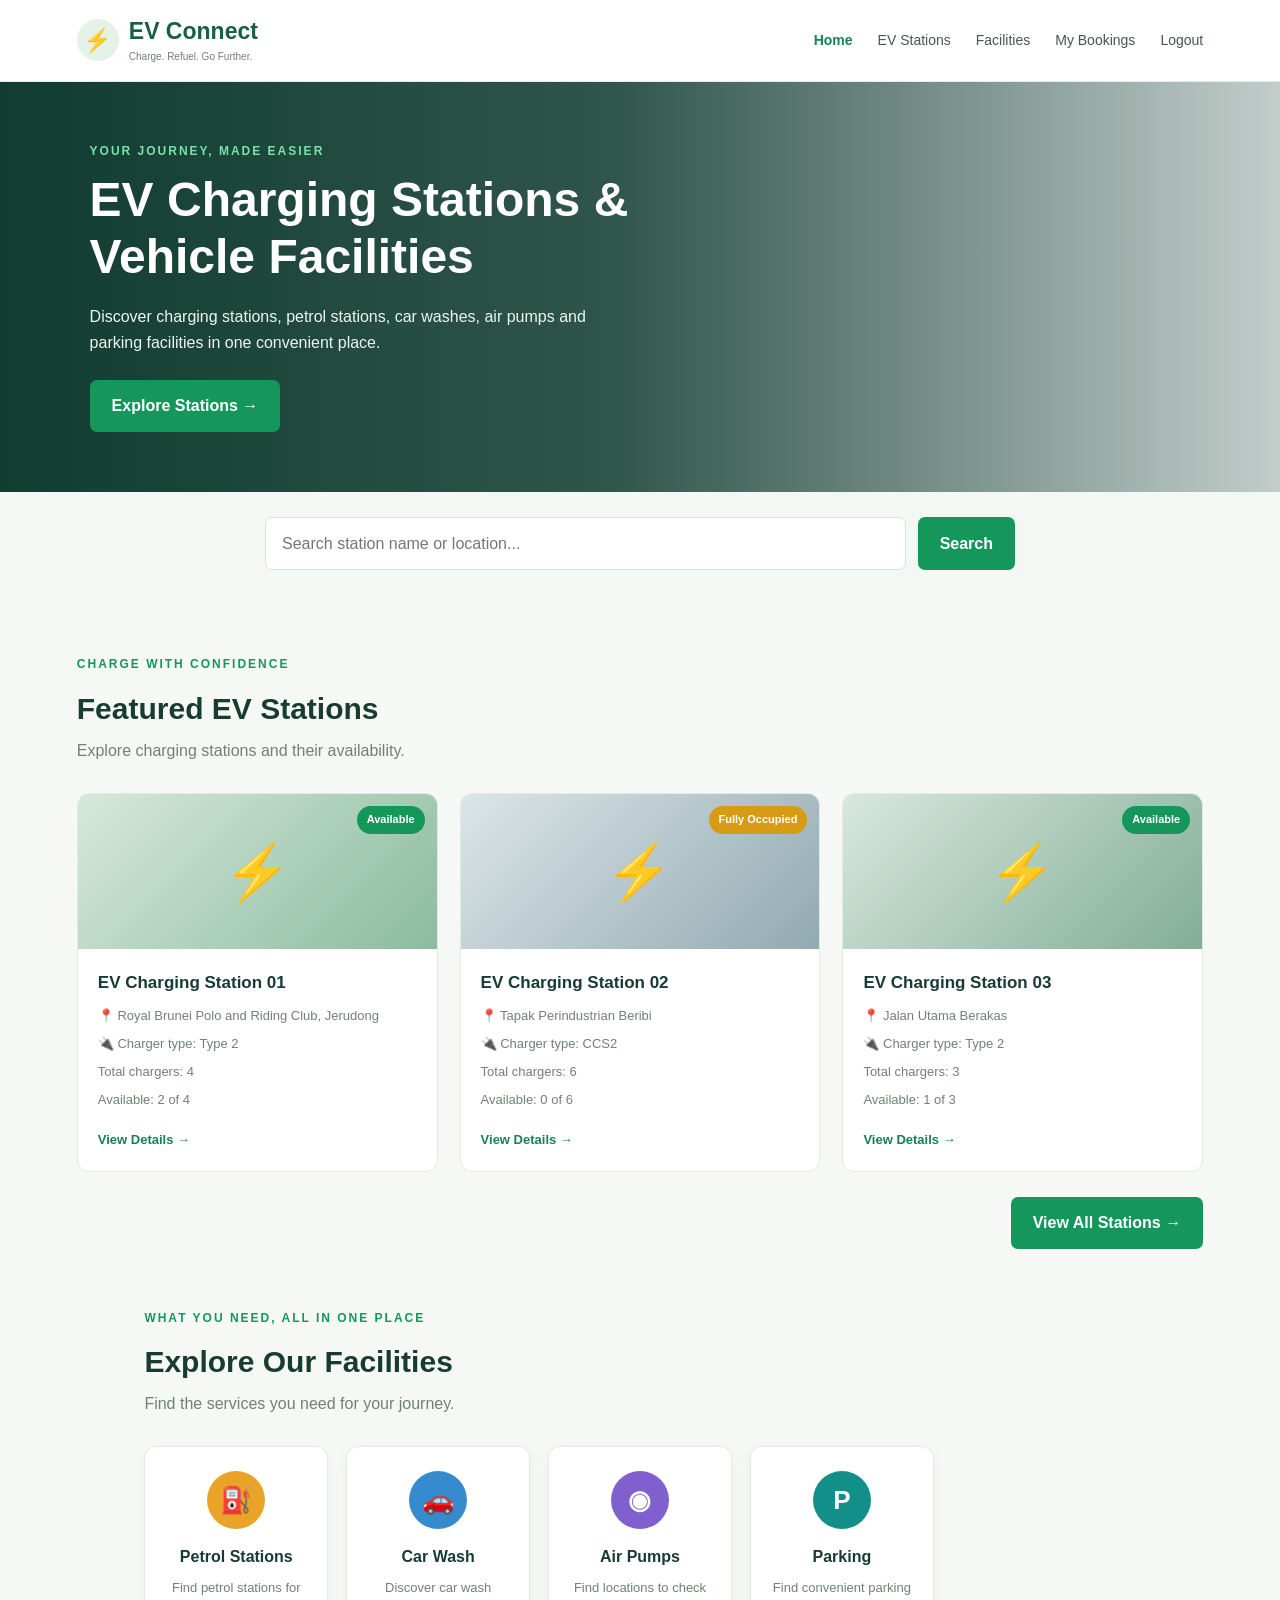
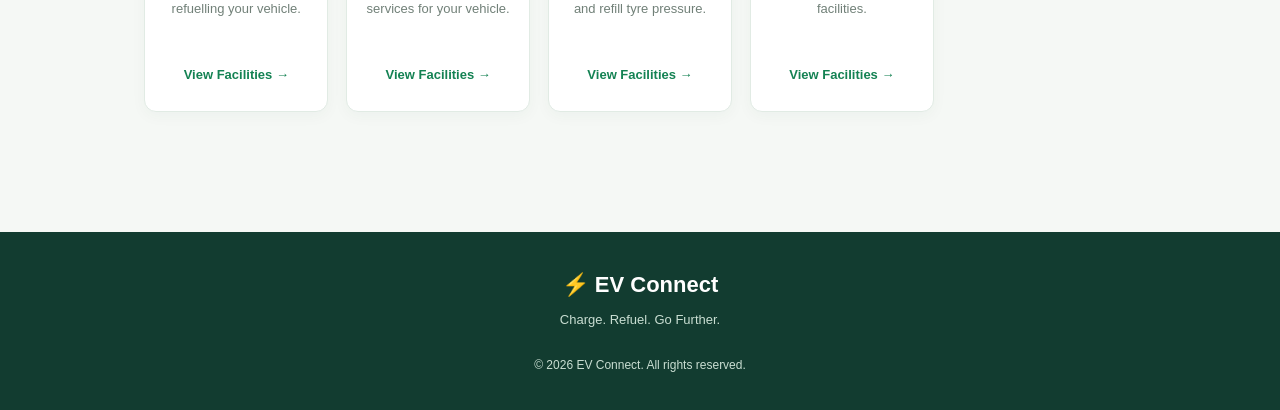
<file: Users Page/index.html>
<!DOCTYPE html>
<html lang="en">
<head>
    <meta charset="UTF-8">
    <meta name="viewport" content="width=device-width, initial-scale=1.0">

    <title>EV Connect | Charging & Vehicle Facilities</title>

    <link rel="stylesheet" href="css/style.css">
</head>

<body>

<!-- Navigation Bar -->
<header class="navbar">
    <a href="index.html" class="logo">
        <span class="logo-icon">⚡</span>
        <span>EV Connect<small>Charge. Refuel. Go Further.</small></span>
    </a>

    <nav>
        <a href="index.html" class="active">Home</a>
        <a href="stations.html">EV Stations</a>
        <a href="facilities.html">Facilities</a>
        <a href="booking-history.php">My Bookings</a>
        <a href="logout.php" onclick="return confirm('Are you sure to logout?');">Logout</a>
    </nav>
</header>


<!-- Homepage Banner -->
<section class="hero">
    <div class="hero-content">
        <p class="eyebrow">YOUR JOURNEY, MADE EASIER</p>

        <h1>EV Charging Stations &amp; Vehicle Facilities</h1>

        <p>
            Discover charging stations, petrol stations,
            car washes, air pumps and parking facilities
            in one convenient place.
        </p>

        <a href="stations.html" class="btn">
            Explore Stations &rarr;
        </a>
    </div>
</section>

<!-- Search Section -->
<section class="search-section">
    <form action="stations.html" method="GET" class="search-form">
        <input
            type="text"
            name="search"
            placeholder="Search station name or location..."
            aria-label="Search station name or location"
        >

        <button type="submit" class="btn">Search</button>
    </form>
</section>

<!-- Featured Stations -->
<section class="section stations-section">

    <div class="section-heading">
        <p class="eyebrow">CHARGE WITH CONFIDENCE</p>
        <h2>Featured EV Stations</h2>
        <p>Explore charging stations and their availability.</p>
    </div>

    <div class="station-grid">

 <article class="station-card" data-search="ev charging station 01 bandar seri begawan type 2">
            <div class="station-image">
                <span class="status available">Available</span>
                <span class="station-symbol">⚡</span>
            </div>
            <div class="station-info">
                <h3>EV Charging Station 01</h3>
                <p>📍 Royal Brunei Polo and Riding Club, Jerudong</p>
                <p>🔌 Charger type: Type 2</p>
                <p>Total chargers: 4</p>
                <p>Available: 2 of 4</p>
                <a href="station-details.html?id=1">View Details →</a>
            </div>
        </article>

        <article class="station-card" data-search="ev charging station 02 gadong ccs2">
            <div class="station-image image-two">
                <span class="status busy">Fully Occupied</span>
                <span class="station-symbol">⚡</span>
            </div>
            <div class="station-info">
                <h3>EV Charging Station 02</h3>
                <p>📍 Tapak Perindustrian Beribi</p>
                <p>🔌 Charger type: CCS2</p>
                <p>Total chargers: 6</p>
                <p>Available: 0 of 6</p>
                <a href="station-details.html?id=2">View Details →</a>
            </div>
        </article>

        <article class="station-card" data-search="ev charging station 03 kiulap type 2">
            <div class="station-image image-three">
                <span class="status available">Available</span>
                <span class="station-symbol">⚡</span>
            </div>
            <div class="station-info">
                <h3>EV Charging Station 03</h3>
                <p>📍 Jalan Utama Berakas</p>
                <p>🔌 Charger type: Type 2</p>
                <p>Total chargers: 3</p>
                <p>Available: 1 of 3</p>
                <a href="station-details.html?id=3">View Details →</a>
            </div>
        </article>

    </div>

    <div class="view-all">
        <a href="stations.html" class="btn">View All Stations &rarr;</a>
    </div>
	
<!-- Facilities Section -->
<section class="section">
    <div class="section-heading">
        <p class="eyebrow">WHAT YOU NEED, ALL IN ONE PLACE</p>
        <h2>Explore Our Facilities</h2>
        <p>Find the services you need for your journey.</p>
    </div>

    <div class="facility-grid">

        <a href="petrol.html?type=petrol" class="facility-card">
            <div class="facility-icon orange">⛽</div>
            <h3>Petrol Stations</h3>
            <p>Find petrol stations for refuelling your vehicle.</p>
            <span>View Facilities &rarr;</span>
        </a>

        <a href="carwash.html?type=carwash" class="facility-card">
            <div class="facility-icon blue">🚗</div>
            <h3>Car Wash</h3>
            <p>Discover car wash services for your vehicle.</p>
            <span>View Facilities &rarr;</span>
        </a>

        <a href="air-pumps.html?type=airpump" class="facility-card">
            <div class="facility-icon purple">◉</div>
            <h3>Air Pumps</h3>
            <p>Find locations to check and refill tyre pressure.</p>
            <span>View Facilities &rarr;</span>
        </a>

        <a href="parking.html?type=parking" class="facility-card">
            <div class="facility-icon teal">P</div>
            <h3>Parking</h3>
            <p>Find convenient parking facilities.</p>
            <span>View Facilities &rarr;</span>
        </a>

    </div>
</section>

</section>


<!-- Footer -->
<footer class="footer">
    <div class="footer-content">
        <a href="index.html" class="footer-logo">⚡ EV Connect</a>

        <p>Charge. Refuel. Go Further.</p>
        <p class="copyright">
            &copy; 2026 EV Connect. All rights reserved.
        </p>
    </div>
</footer>

</body>
</html>
</file>
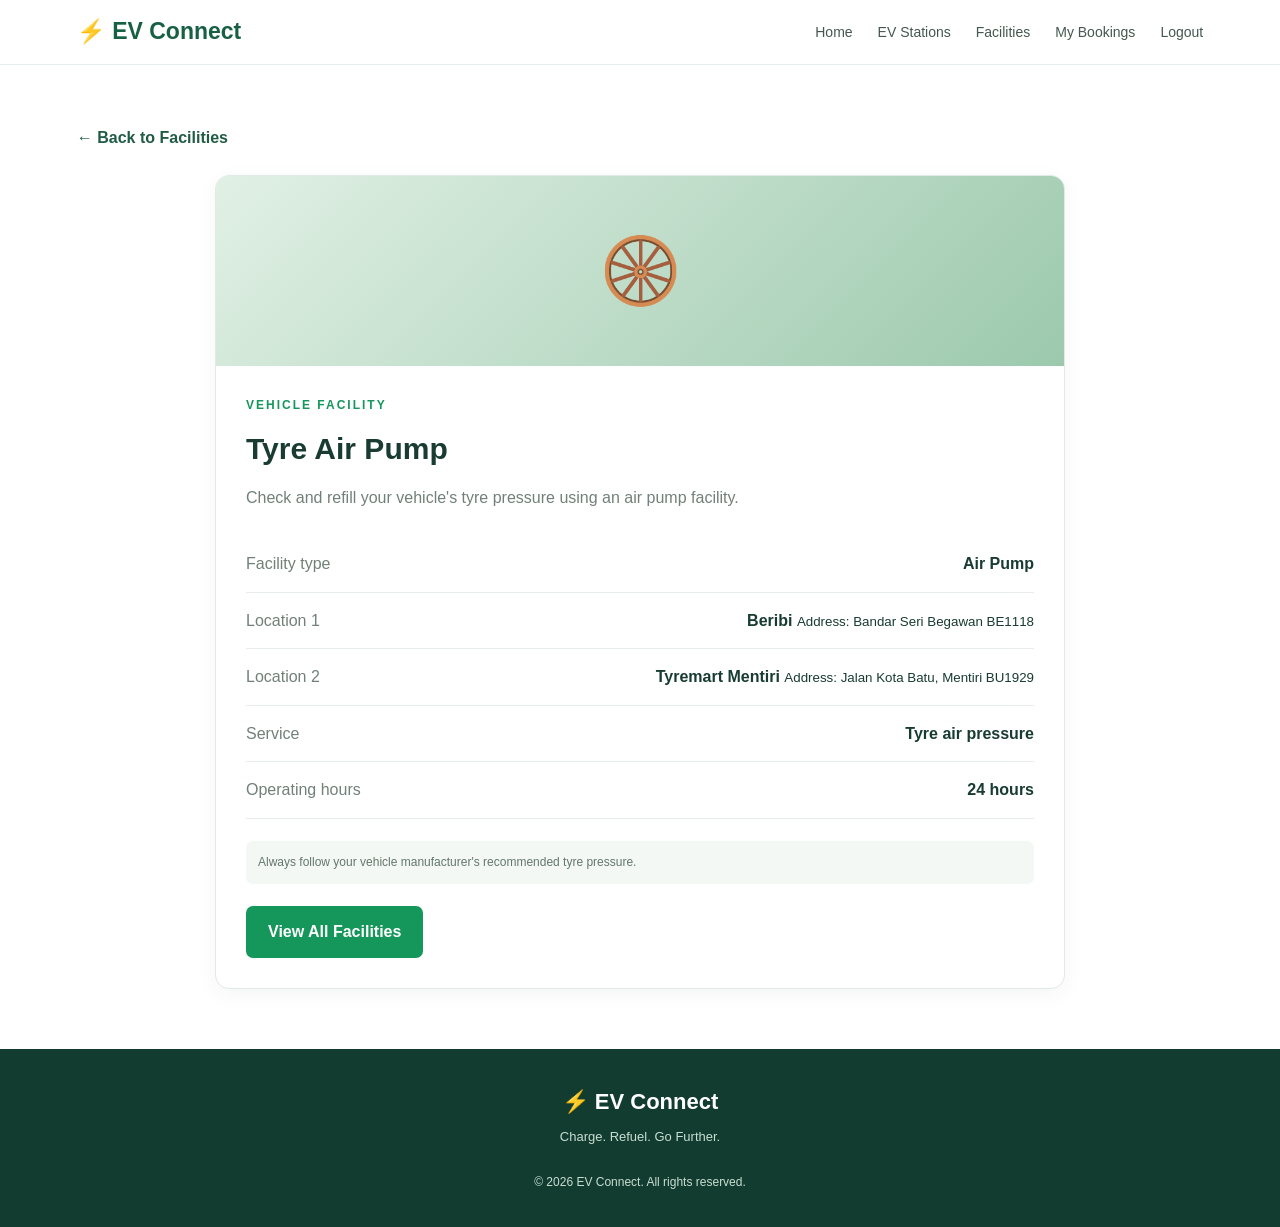
<file: Users Page/air-pumps.html>
<!DOCTYPE html>
<html lang="en">
<head>
    <meta charset="UTF-8">
    <meta name="viewport" content="width=device-width, initial-scale=1.0">
    <title>Tyre Air Pumps | EV Connect</title>
    <link rel="stylesheet" href="css/style.css">
</head>
<body>

<header class="navbar">
    <a href="index.html" class="logo">⚡ EV Connect</a>
    <nav>
        <a href="index.html">Home</a>
        <a href="stations.html">EV Stations</a>
        <a href="facilities.html">Facilities</a>
        <a href="booking-history.php">My Bookings</a>
        <a href="logout.php" onclick="return confirm('Are you sure to logout?');">Logout</a>
    </nav>
</header>

<main class="section">
    <a href="facilities.html" class="back-link">← Back to Facilities</a>

    <section class="details-card">
        <div class="details-banner">
            <span class="station-symbol">🛞</span>
        </div>

        <div class="details-content">
            <p class="eyebrow">VEHICLE FACILITY</p>
            <h1>Tyre Air Pump</h1>
            <p class="details-description">
                Check and refill your vehicle's tyre pressure
                using an air pump facility.
            </p>

            <div class="detail-row">
                <span>Facility type</span>
                <strong>Air Pump</strong>
            </div>
			<div class="detail-row">
				<span>Location 1</span>
					<div class="detail-value">
					<strong>Beribi</strong>
					<small>Address: Bandar Seri Begawan BE1118</small>
				</div>
			</div>
          	<div class="detail-row">
				<span>Location 2</span>
					<div class="detail-value">
					<strong>Tyremart Mentiri</strong>
					<small>Address: Jalan Kota Batu, Mentiri BU1929</small>
				</div>
			</div>
            <div class="detail-row">
                <span>Service</span>
                <strong>Tyre air pressure</strong>
            </div>
            <div class="detail-row">
                <span>Operating hours</span>
                <strong>24 hours</strong>
            </div>

            <p class="notice">
                Always follow your vehicle manufacturer's recommended
                tyre pressure.
            </p>

            <a href="facilities.html" class="btn">View All Facilities</a>
        </div>
    </section>
</main>

<footer class="footer">
    <div class="footer-content">
        <a href="index.html" class="footer-logo">⚡ EV Connect</a>
        <p>Charge. Refuel. Go Further.</p>
        <p class="copyright">© 2026 EV Connect. All rights reserved.</p>
    </div>
</footer>

</body>
</html>
</file>
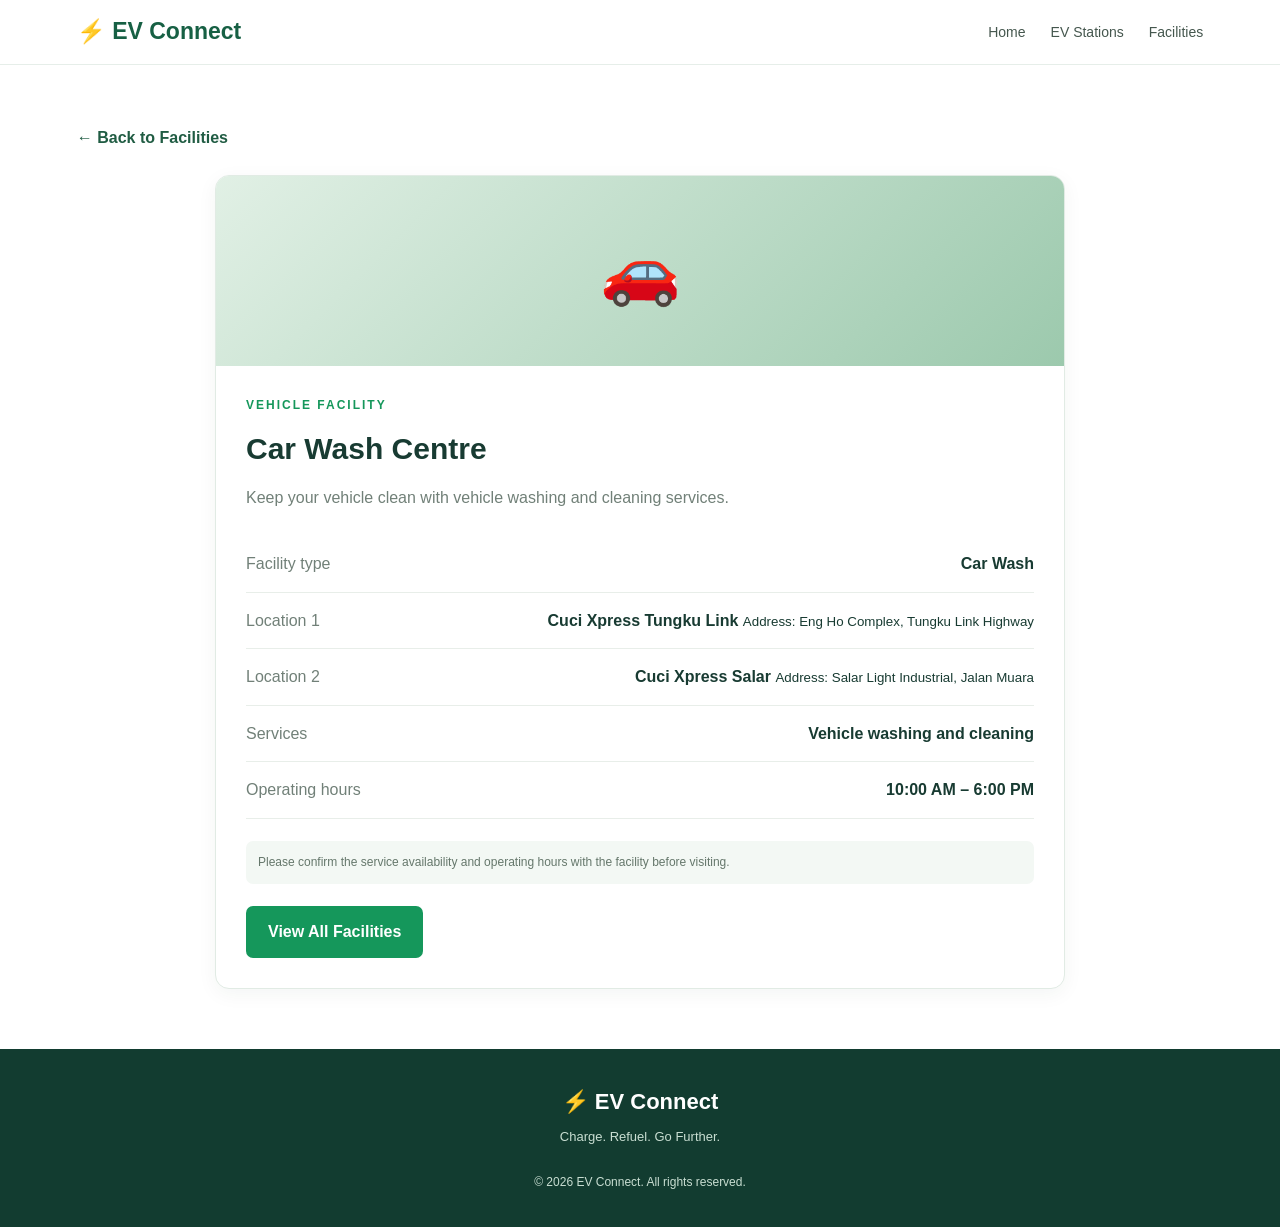
<file: Users Page/carwash.html>
<!DOCTYPE html>
<html lang="en">
<head>
    <meta charset="UTF-8">
    <meta name="viewport" content="width=device-width, initial-scale=1.0">
    <title>Car Wash | EV Connect</title>
    <link rel="stylesheet" href="css/style.css">
</head>
<body>

<header class="navbar">
    <a href="index.html" class="logo">⚡ EV Connect</a>
    <nav>
        <a href="index.html">Home</a>
        <a href="stations.html">EV Stations</a>
        <a href="facilities.html">Facilities</a>
    </nav>
</header>

<main class="section">
    <a href="facilities.html" class="back-link">← Back to Facilities</a>

    <section class="details-card">
        <div class="details-banner">
            <span class="station-symbol">🚗</span>
        </div>

        <div class="details-content">
            <p class="eyebrow">VEHICLE FACILITY</p>
            <h1>Car Wash Centre</h1>
            <p class="details-description">
                Keep your vehicle clean with vehicle washing and
                cleaning services.
            </p>

            <div class="detail-row">
                <span>Facility type</span>
                <strong>Car Wash</strong>
            </div>
            <div class="detail-row">
				<span>Location 1</span>
					<div class="detail-value">
					<strong>Cuci Xpress Tungku Link</strong>
					<small>Address: Eng Ho Complex, Tungku Link Highway</small>
				</div>
			</div>
			<div class="detail-row">
				<span>Location 2</span>
					<div class="detail-value">
					<strong>Cuci Xpress Salar</strong>
					<small>Address: Salar Light Industrial, Jalan Muara</small>
				</div>
			</div>
            <div class="detail-row">
                <span>Services</span>
                <strong>Vehicle washing and cleaning</strong>
            </div>
            <div class="detail-row">
                <span>Operating hours</span>
                <strong>10:00 AM – 6:00 PM</strong>
            </div>

            <p class="notice">
                Please confirm the service availability and operating
                hours with the facility before visiting.
            </p>

            <a href="facilities.html" class="btn">View All Facilities</a>
        </div>
    </section>
</main>

<footer class="footer">
    <div class="footer-content">
        <a href="index.html" class="footer-logo">⚡ EV Connect</a>
        <p>Charge. Refuel. Go Further.</p>
        <p class="copyright">© 2026 EV Connect. All rights reserved.</p>
    </div>
</footer>

</body>
</html>
</file>
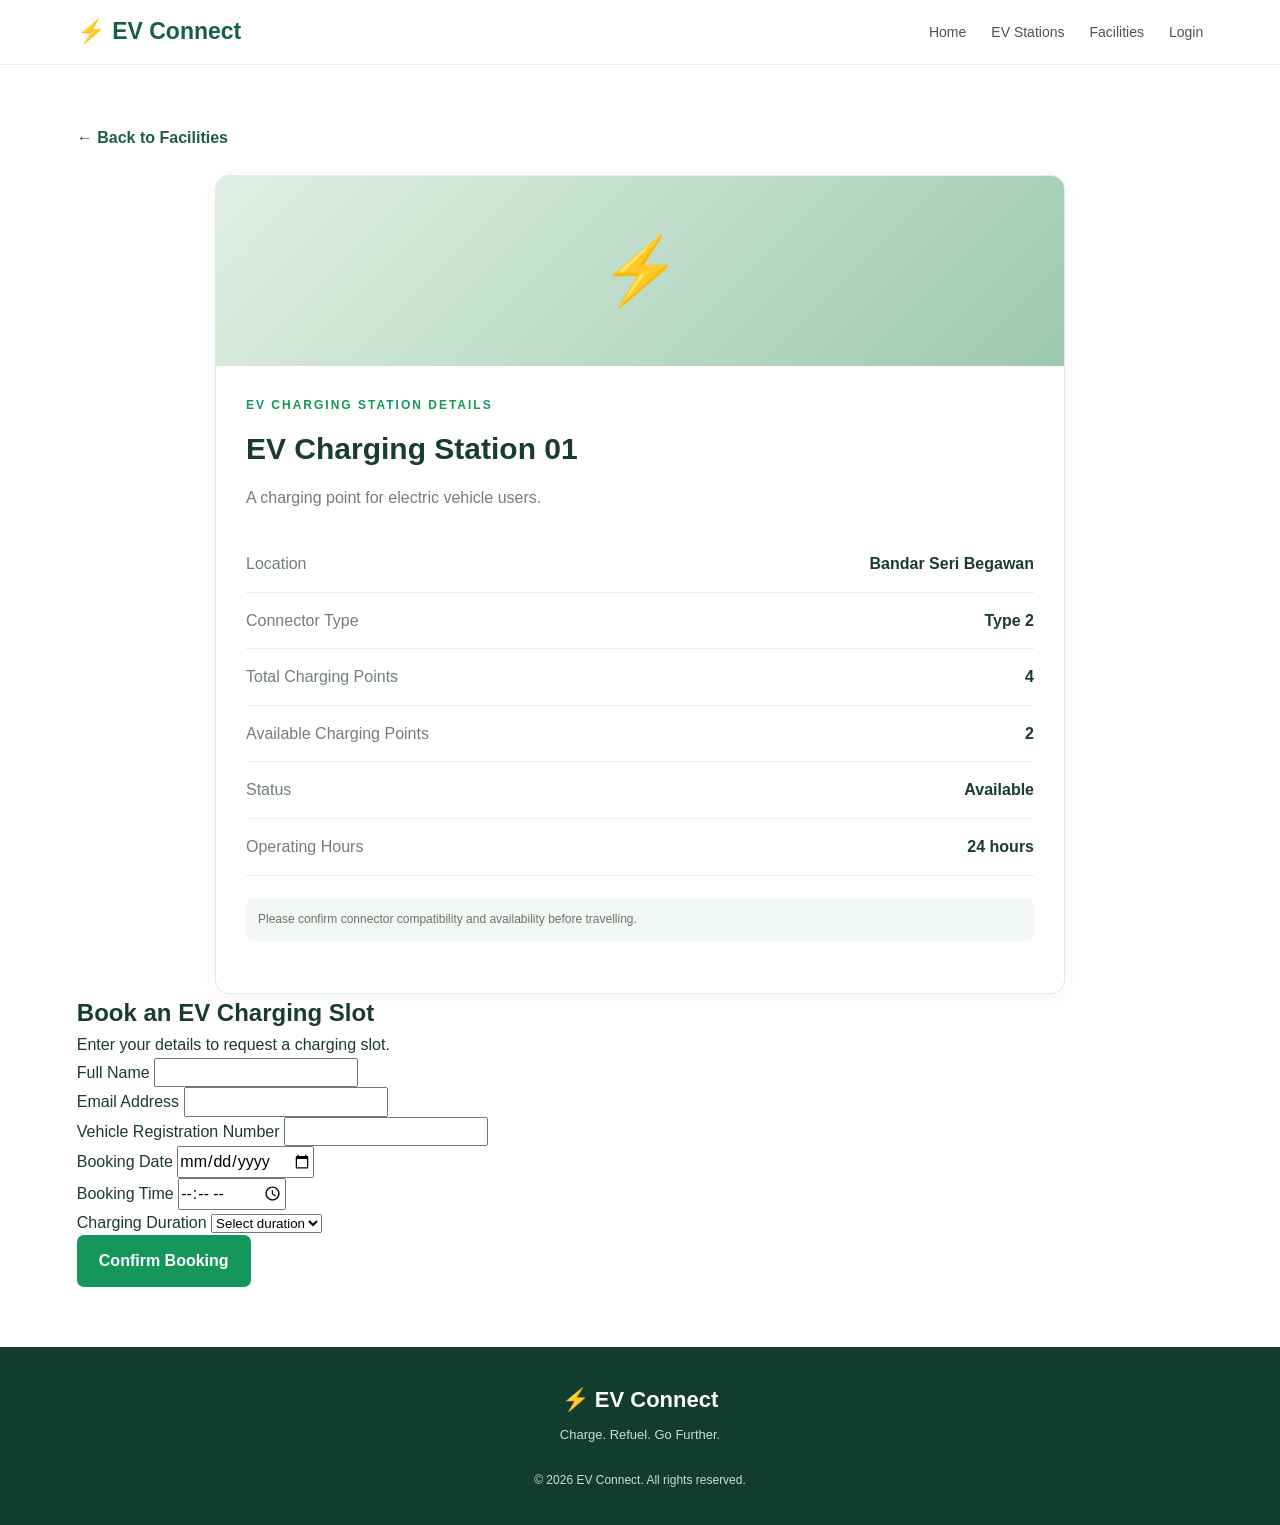
<file: Users Page/ev-charging.html>
<!DOCTYPE html>
<html lang="en">
<head>
    <meta charset="UTF-8">
    <meta name="viewport" content="width=device-width, initial-scale=1.0">
    <title>Station Details | EV Connect</title>
    <link rel="stylesheet" href="css/style.css">
</head>
<body>

<header class="navbar">
    <a href="index.html" class="logo">⚡ EV Connect</a>
    <nav>
        <a href="index.html">Home</a>
        <a href="stations.html">EV Stations</a>
        <a href="facilities.html">Facilities</a>
        <a href="login.html">Login</a>
    </nav>
</header>

<main class="section">
    <a href="facilities.html" class="back-link">← Back to Facilities</a>

    <section id="stationDetails" class="details-card">
        <div class="details-banner">
            <span class="station-symbol">⚡</span>
        </div>

        <div class="details-content">
            <p class="eyebrow">EV CHARGING STATION DETAILS</p>
            <h1 id="stationName">EV Charging Station 01</h1>
            <p class="details-description" id="stationDescription">
                A charging point for electric vehicle users.
            </p>

            <div class="detail-row">
                <span>Location</span>
                <strong id="stationLocation">Bandar Seri Begawan</strong>
            </div>
            <div class="detail-row">
                <span>Connector Type</span>
                <strong id="stationType">Type 2</strong>
            </div>
            <div class="detail-row">
                <span>Total Charging Points</span>
                <strong id="stationTotal">4</strong>
            </div>
            <div class="detail-row">
                <span>Available Charging Points</span>
                <strong id="stationAvailable">2</strong>
            </div>
            <div class="detail-row">
                <span>Status</span>
                <strong id="stationStatus">Available</strong>
            </div>
            <div class="detail-row">
                <span>Operating Hours</span>
                <strong id="stationHours">24 hours</strong>
            </div>

            <p class="notice">
                Please confirm connector compatibility and availability
                before travelling.
            </p>
        </div>
    </section>

    <!-- Booking form -->
    <section class="booking-card" id="bookingSection">
        <div class="booking-header">
            <h2>Book an EV Charging Slot</h2>
            <p>Enter your details to request a charging slot.</p>
        </div>

        <form id="bookingForm" class="booking-form">
            <div class="booking-field">
                <label for="fullName">Full Name</label>
                <input type="text" id="fullName" required>
            </div>

            <div class="booking-field">
                <label for="email">Email Address</label>
                <input type="email" id="email" required>
            </div>

            <div class="booking-field">
                <label for="vehicleNumber">Vehicle Registration Number</label>
                <input type="text" id="vehicleNumber" required>
            </div>

            <div class="booking-field">
                <label for="bookingDate">Booking Date</label>
                <input type="date" id="bookingDate" required>
            </div>

            <div class="booking-field">
                <label for="bookingTime">Booking Time</label>
                <input type="time" id="bookingTime" required>
            </div>

            <div class="booking-field">
                <label for="duration">Charging Duration</label>
                <select id="duration" required>
                    <option value="">Select duration</option>
                    <option value="30 minutes">30 minutes</option>
                    <option value="1 hour">1 hour</option>
                    <option value="2 hours">2 hours</option>
                    <option value="3 hours">3 hours</option>
                </select>
            </div>

            <button type="submit" class="btn">Confirm Booking</button>
            <p id="bookingMessage" class="booking-message" hidden></p>
        </form>
    </section>
</main>

<footer class="footer">
    <div class="footer-content">
        <a href="index.html" class="footer-logo">⚡ EV Connect</a>
        <p>Charge. Refuel. Go Further.</p>
        <p class="copyright">© 2026 EV Connect. All rights reserved.</p>
    </div>
</footer>

<script>
const stations = {
    1: {
        name: "EV Charging Station 01",
        location: "Bandar Seri Begawan",
        type: "Type 2",
        total: 4,
        available: 2,
        hours: "24 hours",
        description: "A charging point for electric vehicle users."
    },
    2: {
        name: "EV Charging Station 02",
        location: "Gadong",
        type: "CCS2",
        total: 6,
        available: 0,
        hours: "24 hours",
        description: "A charging station with multiple charging points."
    },
    3: {
        name: "EV Charging Station 03",
        location: "Kiulap",
        type: "Type 2",
        total: 3,
        available: 1,
        hours: "24 hours",
        description: "A convenient charging point for EV drivers."
    },
    4: {
        name: "EV Charging Station 04",
        location: "Jerudong",
        type: "CCS2",
        total: 5,
        available: 5,
        hours: "24 hours",
        description: "A charging station with available charging points."
    }
};

const params = new URLSearchParams(window.location.search);
const station = stations[params.get("id") || "1"];

if (!station) {
    document.getElementById("stationDetails").innerHTML = `
        <div class="details-content">
            <h1>Station Not Found</h1>
            <p>Please choose a station from the listing.</p>
            <a href="stations.html" class="btn">View EV Stations</a>
        </div>
    `;
    document.getElementById("bookingSection").hidden = true;
} else {
    document.getElementById("stationName").textContent = station.name;
    document.getElementById("stationDescription").textContent = station.description;
    document.getElementById("stationLocation").textContent = station.location;
    document.getElementById("stationType").textContent = station.type;
    document.getElementById("stationTotal").textContent = station.total;
    document.getElementById("stationAvailable").textContent = station.available;
    document.getElementById("stationStatus").textContent =
        station.available > 0 ? "Available" : "Fully Occupied";
    document.getElementById("stationHours").textContent = station.hours;

    if (station.available === 0) {
        document.getElementById("bookingForm").hidden = true;
        const message = document.getElementById("bookingMessage");
        message.hidden = false;
        message.textContent =
            "This station is fully occupied. Please select another station.";
    }
}

const dateInput = document.getElementById("bookingDate");
const now = new Date();
dateInput.min = [
    now.getFullYear(),
    String(now.getMonth() + 1).padStart(2, "0"),
    String(now.getDate()).padStart(2, "0")
].join("-");

document.getElementById("bookingForm").addEventListener("submit", function(event) {
    event.preventDefault();

    if (!station || station.available === 0) return;

    if (dateInput.value < dateInput.min) {
        const message = document.getElementById("bookingMessage");
        message.hidden = false;
        message.textContent = "Please select today or a future date.";
        return;
    }

    const message = document.getElementById("bookingMessage");
    message.hidden = false;
    message.textContent =
        "Demo booking submitted for " + station.name +
        " on " + dateInput.value +
        ". This booking has not been saved to a database.";

    console.log({
        station: station.name,
        name: document.getElementById("fullName").value,
        email: document.getElementById("email").value,
        vehicle: document.getElementById("vehicleNumber").value,
        date: dateInput.value,
        time: document.getElementById("bookingTime").value,
        duration: document.getElementById("duration").value
    });
});
</script>

</body>
</html>
</file>
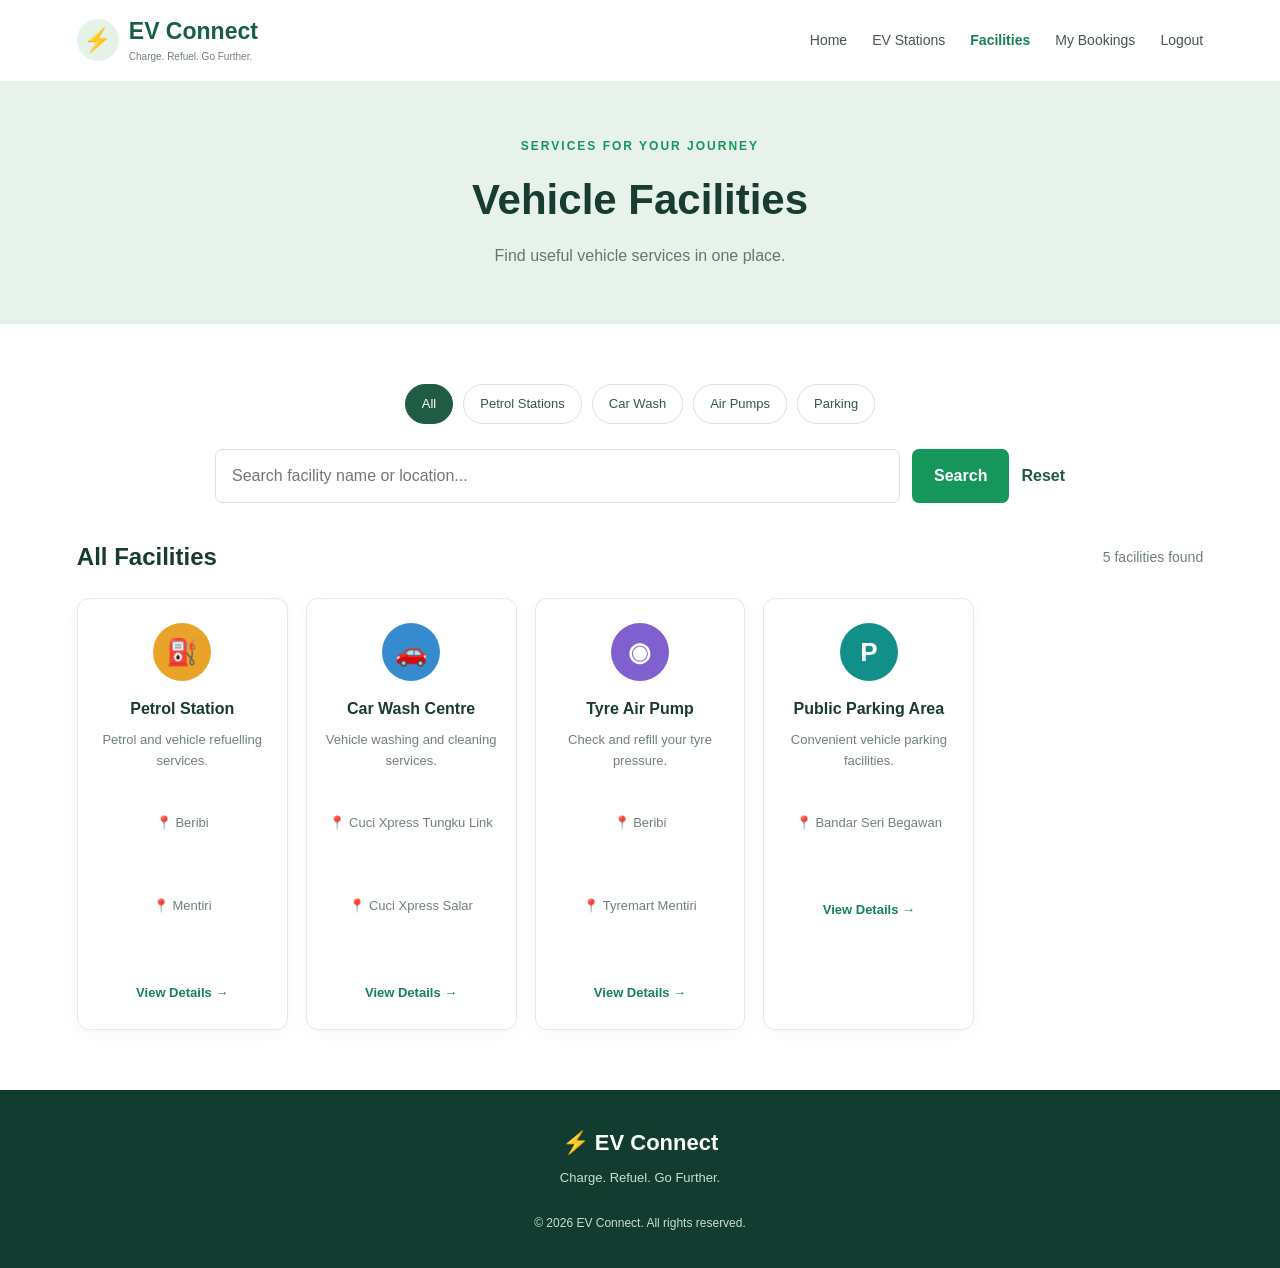
<file: Users Page/facilities.html>
<!DOCTYPE html>
<html lang="en">
<head>
    <meta charset="UTF-8">
    <meta name="viewport" content="width=device-width, initial-scale=1.0">
    <title>Vehicle Facilities | EV Connect</title>
    <link rel="stylesheet" href="css/style.css">
</head>
<body>

<header class="navbar">
    <a href="index.html" class="logo">
        <span class="logo-icon">⚡</span>
        <span>EV Connect<small>Charge. Refuel. Go Further.</small></span>
    </a>

    <nav>
        <a href="index.html">Home</a>
        <a href="stations.html">EV Stations</a>
        <a href="facilities.html" class="active">Facilities</a>
        <a href="booking-history.php">My Bookings</a>
        <a href="logout.php" onclick="return confirm('Are you sure to logout?');">Logout</a>
    </nav>
</header>

<section class="page-banner">
    <p class="eyebrow">SERVICES FOR YOUR JOURNEY</p>
    <h1>Vehicle Facilities</h1>
    <p>Find useful vehicle services in one place.</p>
</section>

<main class="section">

    <div class="category-filters">
        <a href="#" class="selected" data-type="all">All</a>
        <a href="#" data-type="petrol">Petrol Stations</a>
        <a href="#" data-type="carwash">Car Wash</a>
        <a href="#" data-type="airpump">Air Pumps</a>
        <a href="#" data-type="parking">Parking</a>
    </div>

    <form class="search-form station-search" id="searchForm">
        <input type="text" id="searchInput"
            placeholder="Search facility name or location...">
        <button type="submit" class="btn">Search</button>
        <a href="facilities.html" class="reset-link">Reset</a>
    </form>

    <div class="listing-heading">
        <h2 id="listingTitle">All Facilities</h2>
        <p id="resultCount">5 facilities found</p>
    </div>

    <div class="facility-grid" id="facilityGrid">

        <a href="petrol.html"
           class="facility-card"
           data-type="petrol"
           data-search="petrol station bandar seri begawan refuelling">
            <div class="facility-icon orange">⛽</div>
            <h3>Petrol Station</h3>
            <p>Petrol and vehicle refuelling services.</p>
            <p>📍 Beribi</p>
			<p>📍 Mentiri</p>
            <span>View Details →</span>
        </a>

        <a href="carwash.html"
           class="facility-card"
           data-type="carwash"
           data-search="car wash centre kiulap vehicle cleaning">
            <div class="facility-icon blue">🚗</div>
            <h3>Car Wash Centre</h3>
            <p>Vehicle washing and cleaning services.</p>
            <p>📍 Cuci Xpress Tungku Link</p>
			<p>📍 Cuci Xpress Salar</P>
            <span>View Details →</span>
        </a>

        <a href="air-pumps.html"
           class="facility-card"
           data-type="airpump"
           data-search="tyre air pump jerudong tyre pressure">
            <div class="facility-icon purple">◉</div>
            <h3>Tyre Air Pump</h3>
            <p>Check and refill your tyre pressure.</p>
            <p>📍 Beribi</p>
			<p>📍 Tyremart Mentiri</p>
            <span>View Details →</span>
        </a>

        <a href="parking.html"
           class="facility-card"
           data-type="parking"
           data-search="public parking area bandar seri begawan vehicle parking">
            <div class="facility-icon teal">P</div>
            <h3>Public Parking Area</h3>
            <p>Convenient vehicle parking facilities.</p>
            <p>📍 Bandar Seri Begawan</p>
            <span>View Details →</span>
        </a>

    </div>

    <div class="empty-state" id="emptyState" hidden>
        <h3>No facilities found</h3>
        <p>Try another category or search term.</p>
        <button type="button" class="btn" id="showAllButton">
            View All Facilities
        </button>
    </div>

</main>

<footer class="footer">
    <div class="footer-logo">⚡ EV Connect</div>
    <p>Charge. Refuel. Go Further.</p>
    <p class="copyright">© 2026 EV Connect. All rights reserved.</p>
</footer>

<script>
const searchForm = document.getElementById("searchForm");
const searchInput = document.getElementById("searchInput");
const cards = document.querySelectorAll(".facility-card");
const filters = document.querySelectorAll(".category-filters a");
const resultCount = document.getElementById("resultCount");
const listingTitle = document.getElementById("listingTitle");
const emptyState = document.getElementById("emptyState");
const showAllButton = document.getElementById("showAllButton");

let selectedType = "all";

const categoryNames = {
    all: "All Facilities",
    ev: "EV Charging",
    petrol: "Petrol Stations",
    carwash: "Car Wash",
    airpump: "Air Pumps",
    parking: "Parking"
};

function filterFacilities() {
    const search = searchInput.value.trim().toLowerCase();
    let visibleCount = 0;

    cards.forEach(card => {
        const matchesType =
            selectedType === "all" ||
            card.dataset.type === selectedType;

        const matchesSearch =
            card.dataset.search.includes(search);

        const show = matchesType && matchesSearch;

        card.hidden = !show;

        if (show) {
            visibleCount++;
        }
    });

    listingTitle.textContent = categoryNames[selectedType];
    resultCount.textContent =
        visibleCount + (visibleCount === 1
            ? " facility found"
            : " facilities found");

    emptyState.hidden = visibleCount !== 0;
}

filters.forEach(filter => {
    filter.addEventListener("click", function(event) {
        event.preventDefault();

        selectedType = this.dataset.type;

        filters.forEach(item => item.classList.remove("selected"));
        this.classList.add("selected");

        filterFacilities();
    });
});

searchForm.addEventListener("submit", function(event) {
    event.preventDefault();
    filterFacilities();
});

searchInput.addEventListener("input", filterFacilities);

showAllButton.addEventListener("click", function() {
    selectedType = "all";
    searchInput.value = "";

    filters.forEach(item => {
        item.classList.toggle("selected", item.dataset.type === "all");
    });

    filterFacilities();
});

</script>

</body>
</html>
</file>
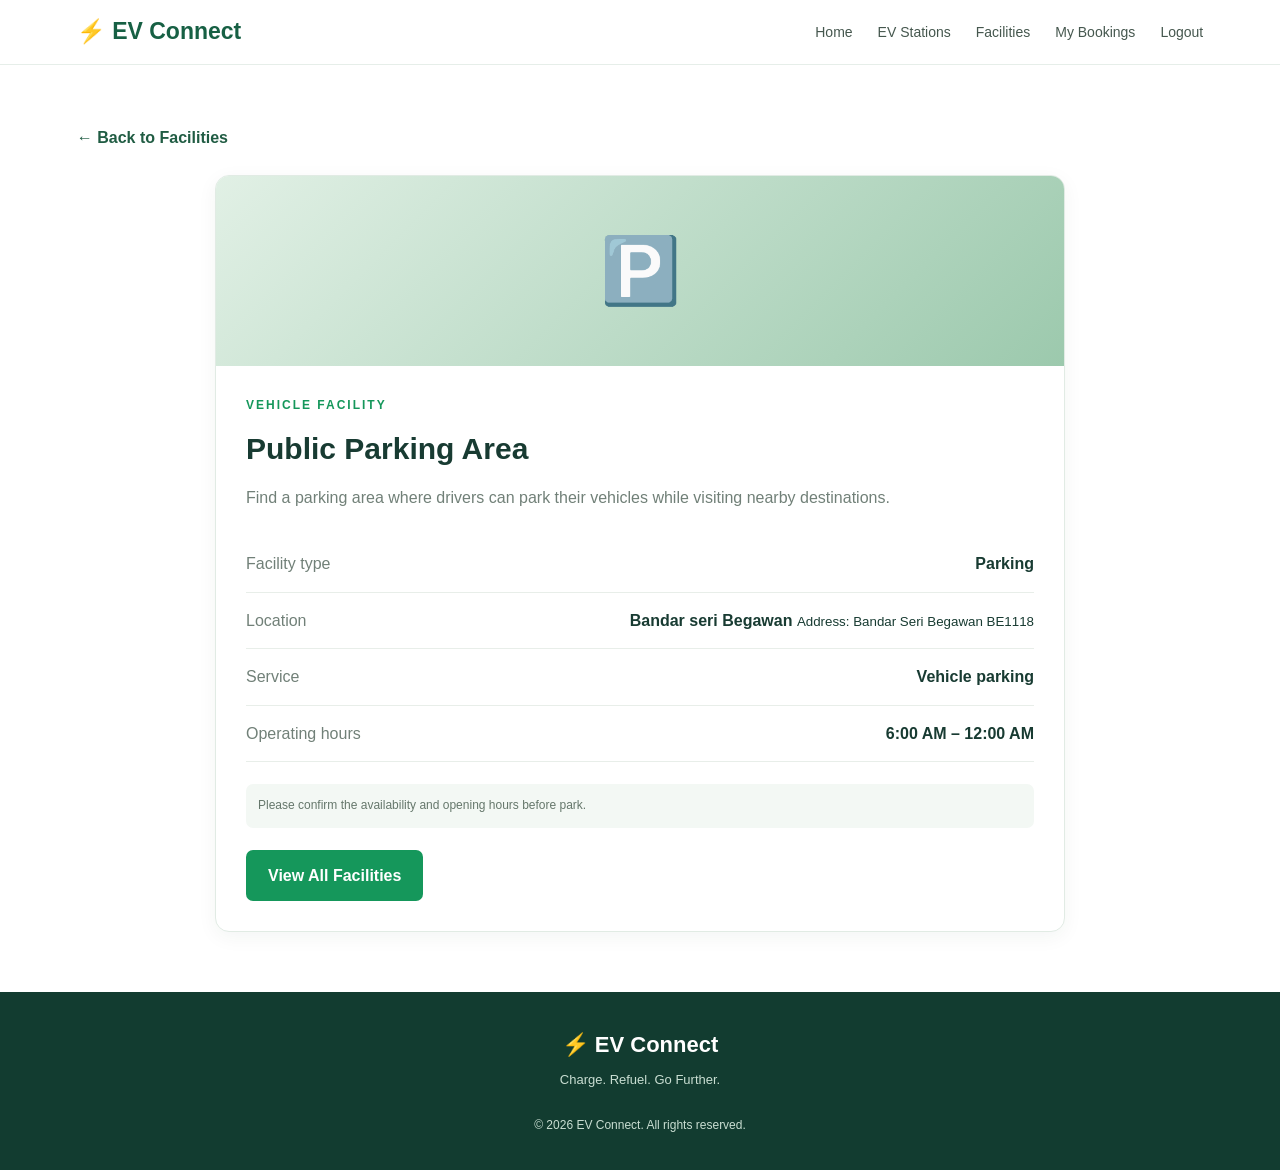
<file: Users Page/parking.html>
<!DOCTYPE html>
<html lang="en">
<head>
    <meta charset="UTF-8">
    <meta name="viewport" content="width=device-width, initial-scale=1.0">
    <title>Parking Facilities | EV Connect</title>
    <link rel="stylesheet" href="css/style.css">
</head>
<body>

<header class="navbar">
    <a href="index.html" class="logo">⚡ EV Connect</a>
    <nav>
        <a href="index.html">Home</a>
        <a href="stations.html">EV Stations</a>
        <a href="facilities.html">Facilities</a>
        <a href="booking-history.php">My Bookings</a>
        <a href="logout.php" onclick="return confirm('Are you sure to logout?');">Logout</a>
    </nav>
</header>

<main class="section">
    <a href="facilities.html" class="back-link">← Back to Facilities</a>

    <section class="details-card">
        <div class="details-banner">
            <span class="station-symbol">🅿️</span>
        </div>

        <div class="details-content">
            <p class="eyebrow">VEHICLE FACILITY</p>
            <h1>Public Parking Area</h1>
            <p class="details-description">
                Find a parking area where drivers can park their
                vehicles while visiting nearby destinations.
            </p>

            <div class="detail-row">
                <span>Facility type</span>
                <strong>Parking</strong>
            </div>
            	<div class="detail-row">
				<span>Location</span>
					<div class="detail-value">
					<strong>Bandar seri Begawan</strong>
					<small>Address: Bandar Seri Begawan BE1118</small>
				</div>
			</div>
            <div class="detail-row">
                <span>Service</span>
                <strong>Vehicle parking</strong>
            </div>
            <div class="detail-row">
                <span>Operating hours</span>
                <strong>6:00 AM – 12:00 AM</strong>
            </div>

            <p class="notice">
				Please confirm the availability and opening 
                hours before park.
            </p>

            <a href="facilities.html" class="btn">View All Facilities</a>
        </div>
    </section>
</main>

<footer class="footer">
    <div class="footer-content">
        <a href="index.html" class="footer-logo">⚡ EV Connect</a>
        <p>Charge. Refuel. Go Further.</p>
        <p class="copyright">© 2026 EV Connect. All rights reserved.</p>
    </div>
</footer>

</body>
</html>
</file>
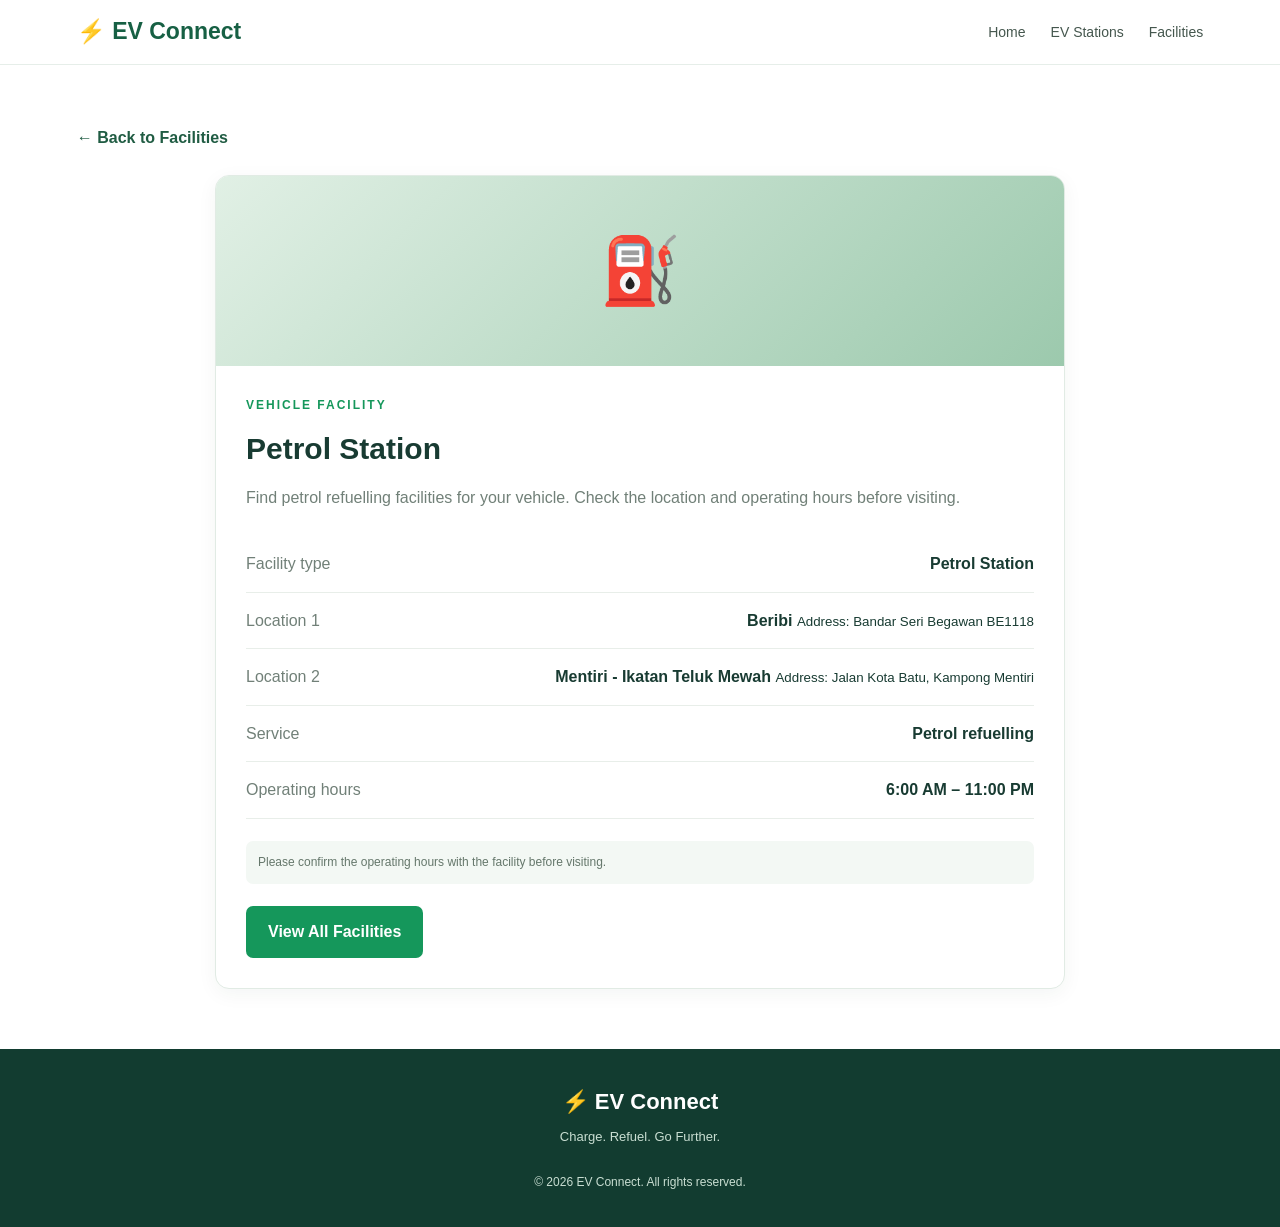
<file: Users Page/petrol.html>
<!DOCTYPE html>
<html lang="en">
<head>
    <meta charset="UTF-8">
    <meta name="viewport" content="width=device-width, initial-scale=1.0">
    <title>Petrol Stations | EV Connect</title>
    <link rel="stylesheet" href="css/style.css">
</head>
<body>

<header class="navbar">
    <a href="index.html" class="logo">⚡ EV Connect</a>
    <nav>
        <a href="index.html">Home</a>
        <a href="stations.html">EV Stations</a>
        <a href="facilities.html">Facilities</a>
    </nav>
</header>

<main class="section">
    <a href="facilities.html" class="back-link">← Back to Facilities</a>

    <section class="details-card">
        <div class="details-banner">
            <span class="station-symbol">⛽</span>
        </div>

        <div class="details-content">
            <p class="eyebrow">VEHICLE FACILITY</p>
            <h1>Petrol Station</h1>
            <p class="details-description">
                Find petrol refuelling facilities for your vehicle.
                Check the location and operating hours before visiting.
            </p>

            <div class="detail-row">
                <span>Facility type</span>
                <strong>Petrol Station</strong>
            </div>
            <div class="detail-row">
				<span>Location 1</span>
					<div class="detail-value">
					<strong>Beribi</strong>
					<small>Address: Bandar Seri Begawan BE1118</small>
				</div>
			</div>
			<div class="detail-row">
				<span>Location 2</span>
					<div class="detail-value">
					<strong>Mentiri - Ikatan Teluk Mewah</strong>
					<small>Address: Jalan Kota Batu, Kampong Mentiri</small>
				</div>
			</div>


            <div class="detail-row">
                <span>Service</span>
                <strong>Petrol refuelling</strong>
            </div>
            <div class="detail-row">
                <span>Operating hours</span>
                <strong>6:00 AM – 11:00 PM</strong>
            </div>

            <p class="notice">
                Please confirm the operating
                hours with the facility before visiting.
            </p>

            <a href="facilities.html" class="btn">View All Facilities</a>
        </div>
    </section>
</main>

<footer class="footer">
    <div class="footer-content">
        <a href="index.html" class="footer-logo">⚡ EV Connect</a>
        <p>Charge. Refuel. Go Further.</p>
        <p class="copyright">© 2026 EV Connect. All rights reserved.</p>
    </div>
</footer>

</body>
</html>
</file>
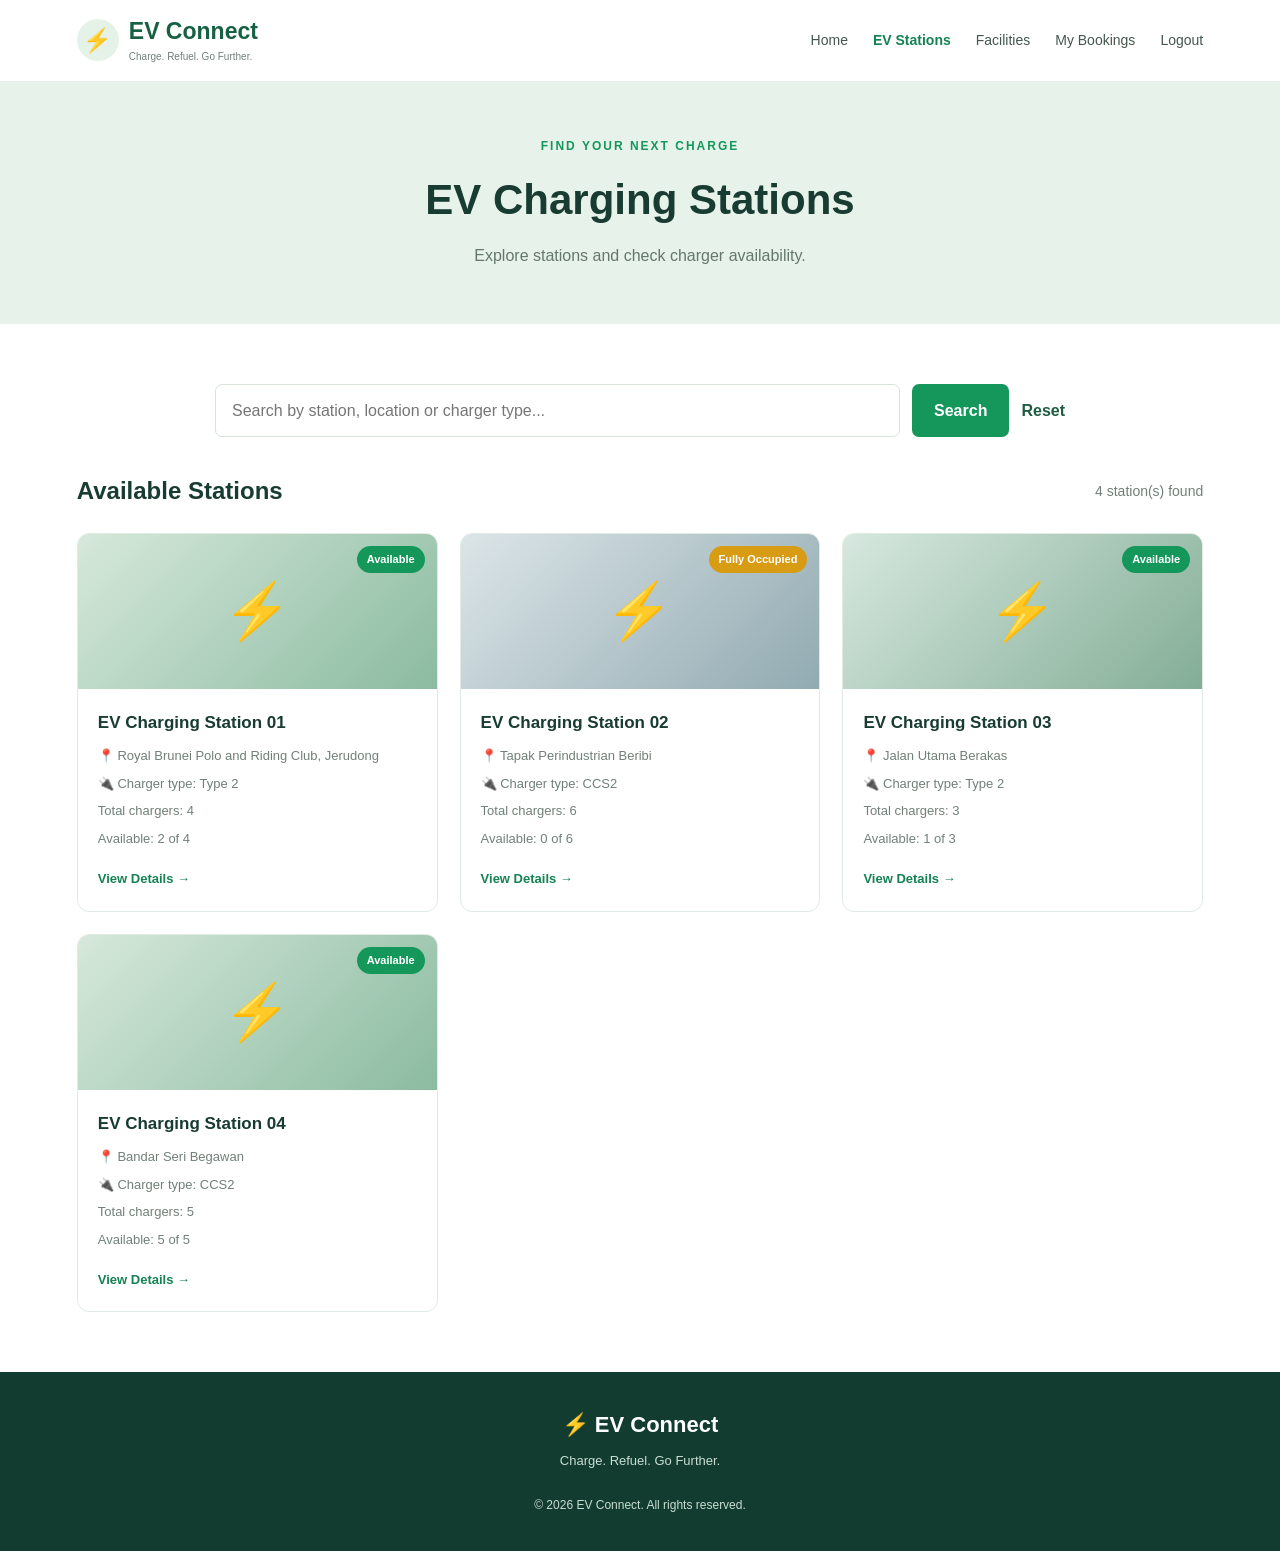
<file: Users Page/stations.html>
<!DOCTYPE html>
<html lang="en">
<head>
    <meta charset="UTF-8">
    <meta name="viewport" content="width=device-width, initial-scale=1.0">
    <title>EV Stations | EV Connect</title>
    <link rel="stylesheet" href="css/style.css">
</head>
<body>

<header class="navbar">
    <a href="index.html" class="logo">
        <span class="logo-icon">⚡</span>
        <span>EV Connect<small>Charge. Refuel. Go Further.</small></span>
    </a>

    <nav>
        <a href="index.html">Home</a>
        <a href="stations.html" class="active">EV Stations</a>
        <a href="facilities.html">Facilities</a>
        <a href="booking-history.php">My Bookings</a>
        <a href="logout.php" onclick="return confirm('Are you sure to logout?');">Logout</a>
    </nav>
</header>

<section class="page-banner">
    <p class="eyebrow">FIND YOUR NEXT CHARGE</p>
    <h1>EV Charging Stations</h1>
    <p>Explore stations and check charger availability.</p>
</section>

<main class="section">

    <form class="search-form station-search" id="searchForm">
        <input type="text" id="searchInput"
            placeholder="Search by station, location or charger type...">
        <button type="submit" class="btn">Search</button>
        <a href="stations.html" class="reset-link">Reset</a>
    </form>

    <div class="listing-heading">
        <h2>Available Stations</h2>
        <p id="resultCount">4 station(s) found</p>
    </div>

    <div class="station-grid" id="stationGrid">

        <article class="station-card" data-search="ev charging station 01 bandar seri begawan type 2">
            <div class="station-image">
                <span class="status available">Available</span>
                <span class="station-symbol">⚡</span>
            </div>
            <div class="station-info">
                <h3>EV Charging Station 01</h3>
                <p>📍 Royal Brunei Polo and Riding Club, Jerudong</p>
                <p>🔌 Charger type: Type 2</p>
                <p>Total chargers: 4</p>
                <p>Available: 2 of 4</p>
                <a href="station-details.php?id=1">View Details →</a>
            </div>
        </article>

        <article class="station-card" data-search="ev charging station 02 gadong ccs2">
            <div class="station-image image-two">
                <span class="status busy">Fully Occupied</span>
                <span class="station-symbol">⚡</span>
            </div>
            <div class="station-info">
                <h3>EV Charging Station 02</h3>
                <p>📍 Tapak Perindustrian Beribi</p>
                <p>🔌 Charger type: CCS2</p>
                <p>Total chargers: 6</p>
                <p>Available: 0 of 6</p>
                <a href="station-details.php?id=2">View Details →</a>
            </div>
        </article>

        <article class="station-card" data-search="ev charging station 03 kiulap type 2">
            <div class="station-image image-three">
                <span class="status available">Available</span>
                <span class="station-symbol">⚡</span>
            </div>
            <div class="station-info">
                <h3>EV Charging Station 03</h3>
                <p>📍 Jalan Utama Berakas</p>
                <p>🔌 Charger type: Type 2</p>
                <p>Total chargers: 3</p>
                <p>Available: 1 of 3</p>
                <a href="station-details.php?id=3">View Details →</a>
            </div>
        </article>

        <article class="station-card" data-search="ev charging station 04 jerudong ccs2">
            <div class="station-image">
                <span class="status available">Available</span>
                <span class="station-symbol">⚡</span>
            </div>
            <div class="station-info">
                <h3>EV Charging Station 04</h3>
                <p>📍 Bandar Seri Begawan</p>
                <p>🔌 Charger type: CCS2</p>
                <p>Total chargers: 5</p>
                <p>Available: 5 of 5</p>
                <a href="station-details.php?id=4">View Details →</a>
            </div>
        </article>

    </div>

    <div class="empty-state" id="emptyState" hidden>
        <h3>No stations found</h3>
        <p>Try searching for another station or location.</p>
    </div>

</main>

<footer class="footer">
    <div class="footer-logo">⚡ EV Connect</div>
    <p>Charge. Refuel. Go Further.</p>
    <p class="copyright">© 2026 EV Connect. All rights reserved.</p>
</footer>

<script>
const form = document.getElementById("searchForm");
const input = document.getElementById("searchInput");
const cards = document.querySelectorAll(".station-card");
const count = document.getElementById("resultCount");
const emptyState = document.getElementById("emptyState");

function filterStations() {
    const search = input.value.trim().toLowerCase();
    let visible = 0;

    cards.forEach(card => {
        const matches = card.dataset.search.includes(search);
        card.hidden = !matches;

        if (matches) visible++;
    });

    count.textContent = visible + " station(s) found";
    emptyState.hidden = visible !== 0;
}

form.addEventListener("submit", function(event) {
    event.preventDefault();
    filterStations();
});

input.addEventListener("input", filterStations);
</script>

</body>
</html>
</file>
<file: Users Page/css/style.css>
/* ===== GENERAL ===== */

* {
    margin: 0;
    padding: 0;
    box-sizing: border-box;
}

body {
    font-family: Arial, Helvetica, sans-serif;
    color: #183b32;
    background: #ffffff;
    line-height: 1.6;
    min-height: 100vh;
    display: flex;
    flex-direction: column;
}

main{
    flex:1;
}

a {
    text-decoration: none;
    color: inherit;
}

button,
input {
    font: inherit;
}


/* ===== NAVIGATION ===== */

.navbar {
    display: flex;
    align-items: center;
    justify-content: space-between;
    gap: 25px;
    padding: 18px 6%;
    background: #ffffff;
    border-bottom: 1px solid #e6eee9;
}

.logo {
    display: flex;
    align-items: center;
    gap: 10px;
    color: #176044;
    font-size: 23px;
    font-weight: bold;
    line-height: 1.2;
}

.logo small {
    display: block;
    margin-top: 5px;
    color: #718078;
    font-size: 10px;
    font-weight: normal;
}

.logo-icon {
    display: grid;
    place-items: center;
    width: 42px;
    height: 42px;
    border-radius: 50%;
    background: #e4f2e8;
}

.navbar nav {
    display: flex;
    flex-wrap: wrap;
    gap: 25px;
}

.navbar nav a {
    color: #45574e;
    font-size: 14px;
}

.navbar nav a:hover,
.navbar nav a.active {
    color: #148253;
    font-weight: bold;
}


/* ===== BUTTONS ===== */

.btn {
    display: inline-block;
    border: none;
    border-radius: 7px;
    padding: 13px 22px;
    background: #15975b;
    color: white;
    font-weight: bold;
    cursor: pointer;
    transition: background 0.2s;
}

.btn:hover {
    background: #107346;
}


/* ===== HERO BANNER ===== */

.hero {
    display: flex;
    align-items: center;
    min-height: 350px;
    padding: 60px 7%;
    color: white;
    background:
        linear-gradient(90deg,
        rgba(12, 56, 44, 0.98),
        rgba(12, 56, 44, 0.85) 48%,
        rgba(12, 56, 44, 0.25));
}

.hero-content {
    max-width: 610px;
}

.eyebrow {
    margin-bottom: 10px;
    color: #15975b;
    font-size: 12px;
    font-weight: bold;
    letter-spacing: 2px;
}

.hero .eyebrow {
    color: #78e2a8;
}

.hero h1 {
    margin-bottom: 18px;
    font-size: clamp(32px, 4vw, 48px);
    line-height: 1.2;
}

.hero-content > p:not(.eyebrow) {
    max-width: 540px;
    margin-bottom: 25px;
    color: #edf6f0;
}


/* ===== SEARCH BAR ===== */

.search-section {
    padding: 25px 7%;
    background: #f3f8f4;
}

.search-form {
    display: flex;
    gap: 12px;
    max-width: 750px;
    margin: auto;
}

.search-form input {
    flex: 1;
    min-width: 0;
    padding: 13px 16px;
    border: 1px solid #d7e4da;
    border-radius: 7px;
    outline-color: #15975b;
}


/* ===== SECTION LAYOUT ===== */

.section {
    padding: 60px 6%;
}

.section-heading {
    margin-bottom: 30px;
}

.section-heading h2 {
    margin-bottom: 5px;
    font-size: 30px;
}

.section-heading > p:last-child {
    color: #718078;
}


/* ===== FACILITIES ===== */

.facility-grid {
    display: grid;
    grid-template-columns: repeat(5, minmax(0, 1fr));
    gap: 18px;
}

.facility-card {
    padding: 24px 17px;
    text-align: center;
    border: 1px solid #e1ebe4;
    border-radius: 12px;
    background: #ffffff;
    box-shadow: 0 4px 15px rgba(25, 65, 43, 0.04);
    transition: transform 0.2s, box-shadow 0.2s;
}

.facility-card:hover {
    transform: translateY(-4px);
    box-shadow: 0 8px 22px rgba(25, 65, 43, 0.1);
}

.facility-icon {
    display: grid;
    place-items: center;
    width: 58px;
    height: 58px;
    margin: 0 auto 15px;
    border-radius: 50%;
    color: white;
    font-size: 26px;
    font-weight: bold;
}

.green { background: #148253; }
.orange { background: #e9a328; }
.blue { background: #368bce; }
.purple { background: #8060cf; }
.teal { background: #128f88; }

.facility-card h3 {
    margin-bottom: 8px;
    font-size: 16px;
}

.facility-card p {
    min-height: 68px;
    margin-bottom: 15px;
    color: #718078;
    font-size: 13px;
}

.facility-card span {
    color: #148253;
    font-size: 13px;
    font-weight: bold;
}


/* ===== STATION CARDS ===== */

.stations-section {
    background: #f5f8f5;
}

.station-grid {
    display: grid;
    grid-template-columns: repeat(3, minmax(0, 1fr));
    gap: 22px;
}

.station-card {
    overflow: hidden;
    border: 1px solid #e1ebe4;
    border-radius: 12px;
    background: white;
}

.station-image {
    position: relative;
    display: grid;
    place-items: center;
    min-height: 155px;
    background: linear-gradient(135deg, #d6e8db, #8bbba0);
}

.image-two {
    background: linear-gradient(135deg, #dce5e8, #91aab1);
}

.image-three {
    background: linear-gradient(135deg, #d7e8df, #83ad96);
}

.station-symbol {
    font-size: 55px;
}

.status {
    position: absolute;
    top: 12px;
    right: 12px;
    padding: 5px 10px;
    border-radius: 20px;
    color: white;
    font-size: 11px;
    font-weight: bold;
}

.available {
    background: #15975b;
}

.busy {
    background: #d89b14;
}

.station-info {
    padding: 20px;
}

.station-info h3 {
    margin-bottom: 10px;
    font-size: 17px;
}

.station-info p {
    margin-bottom: 7px;
    color: #718078;
    font-size: 13px;
}

.station-info a {
    display: inline-block;
    margin-top: 12px;
    color: #148253;
    font-size: 13px;
    font-weight: bold;
}

.view-all {
    margin-top: 25px;
    text-align: right;
}


/* ===== FOOTER ===== */

.footer {
    padding: 35px 6%;
    text-align: center;
    color: white;
    background: #123c30;
}

.footer-logo {
    font-size: 22px;
    font-weight: bold;
}

.footer p {
    margin-top: 8px;
    color: #c9ded2;
    font-size: 13px;
}

.footer-links {
    display: flex;
    flex-wrap: wrap;
    justify-content: center;
    gap: 22px;
    margin-top: 20px;
    font-size: 13px;
}

.footer-links a:hover {
    color: #78e2a8;
}

.footer .copyright {
    margin-top: 25px;
    font-size: 12px;
}


/* ===== RESPONSIVE DESIGN ===== */

@media (max-width: 1000px) {
    .facility-grid {
        grid-template-columns: repeat(3, minmax(0, 1fr));
    }

    .station-grid {
        grid-template-columns: repeat(2, minmax(0, 1fr));
    }
}

@media (max-width: 650px) {
    .navbar {
        flex-direction: column;
        padding: 20px 5%;
    }

    .navbar nav {
        justify-content: center;
        gap: 15px;
    }

    .hero {
        min-height: 320px;
        padding: 45px 6%;
    }

    .search-form {
        flex-direction: column;
    }

    .section {
        padding: 40px 5%;
    }

    .section-heading h2 {
        font-size: 25px;
    }

    .facility-grid,
    .station-grid {
        grid-template-columns: 1fr;
    }

    .facility-card p {
        min-height: auto;
    }

    .view-all {
        text-align: center;
    }
}


/* ===== INNER PAGE BANNER ===== */

.page-banner {
    padding: 55px 6%;
    text-align: center;
    background: #e7f2ea;
}

.page-banner h1 {
    margin-bottom: 10px;
    font-size: clamp(30px, 4vw, 42px);
}

.page-banner > p:last-child {
    color: #65776b;
}


/* ===== LISTING PAGE ===== */

.station-search {
    max-width: 850px;
    margin: 0 auto 35px;
}

.reset-link {
    align-self: center;
    color: #205c43;
    font-weight: bold;
}

.listing-heading {
    display: flex;
    align-items: center;
    justify-content: space-between;
    gap: 15px;
    margin-bottom: 22px;
}

.listing-heading p {
    color: #718078;
    font-size: 14px;
}

.station-grid {
    align-items: stretch;
}

.empty-state {
    padding: 50px 20px;
    text-align: center;
    border: 1px solid #e1ebe4;
    border-radius: 12px;
    background: #f7f9f7;
}

.empty-state h1,
.empty-state h3 {
    margin-bottom: 10px;
}

.empty-state p {
    margin-bottom: 20px;
    color: #718078;
}


/* ===== FACILITY CATEGORY FILTERS ===== */

.category-filters {
    display: flex;
    flex-wrap: wrap;
    justify-content: center;
    gap: 10px;
    margin-bottom: 25px;
}

.category-filters a {
    padding: 9px 16px;
    border: 1px solid #d7e4da;
    border-radius: 25px;
    background: white;
    color: #365548;
    font-size: 13px;
}

.category-filters a:hover,
.category-filters a.selected {
    border-color: #205c43;
    background: #205c43;
    color: white;
}


/* ===== DETAILS PAGES ===== */

.back-link {
    display: inline-block;
    margin-bottom: 25px;
    color: #205c43;
    font-weight: bold;
}

.details-card {
    max-width: 850px;
    margin: 0 auto;
    overflow: hidden;
    border: 1px solid #e1ebe4;
    border-radius: 14px;
    background: white;
    box-shadow: 0 5px 20px rgba(25, 65, 43, 0.05);
}

.details-banner {
    display: grid;
    place-items: center;
    min-height: 190px;
    background: linear-gradient(135deg, #e1f0e5, #9cc9ad);
}

.details-banner .station-symbol {
    font-size: 65px;
}

.details-content {
    padding: 30px;
}

.details-content h1 {
    margin-bottom: 12px;
    font-size: 30px;
}

.details-description {
    margin-bottom: 25px;
    color: #718078;
}

.detail-row {
    display: flex;
    align-items: center;
    justify-content: space-between;
    gap: 20px;
    padding: 15px 0;
    border-bottom: 1px solid #e8eee9;
}

.detail-row > span:first-child {
    color: #718078;
}

.detail-row strong {
    text-align: right;
    overflow-wrap: anywhere;
}

.detail-row .status {
    position: static;
    flex-shrink: 0;
}

.notice {
    margin: 22px 0;
    padding: 12px;
    border-radius: 7px;
    background: #f3f8f4;
    color: #65776b;
    font-size: 12px;
}


/* ===== SMALL SCREENS ===== */

@media (max-width: 650px) {
    .page-banner {
        padding: 40px 5%;
    }

    .listing-heading {
        align-items: flex-start;
        flex-direction: column;
    }

    .details-content {
        padding: 22px;
    }

    .details-content h1 {
        font-size: 25px;
    }

    .detail-row {
        align-items: flex-start;
        gap: 12px;
    }

    .detail-row strong {
        max-width: 60%;
    }
}
</file>
